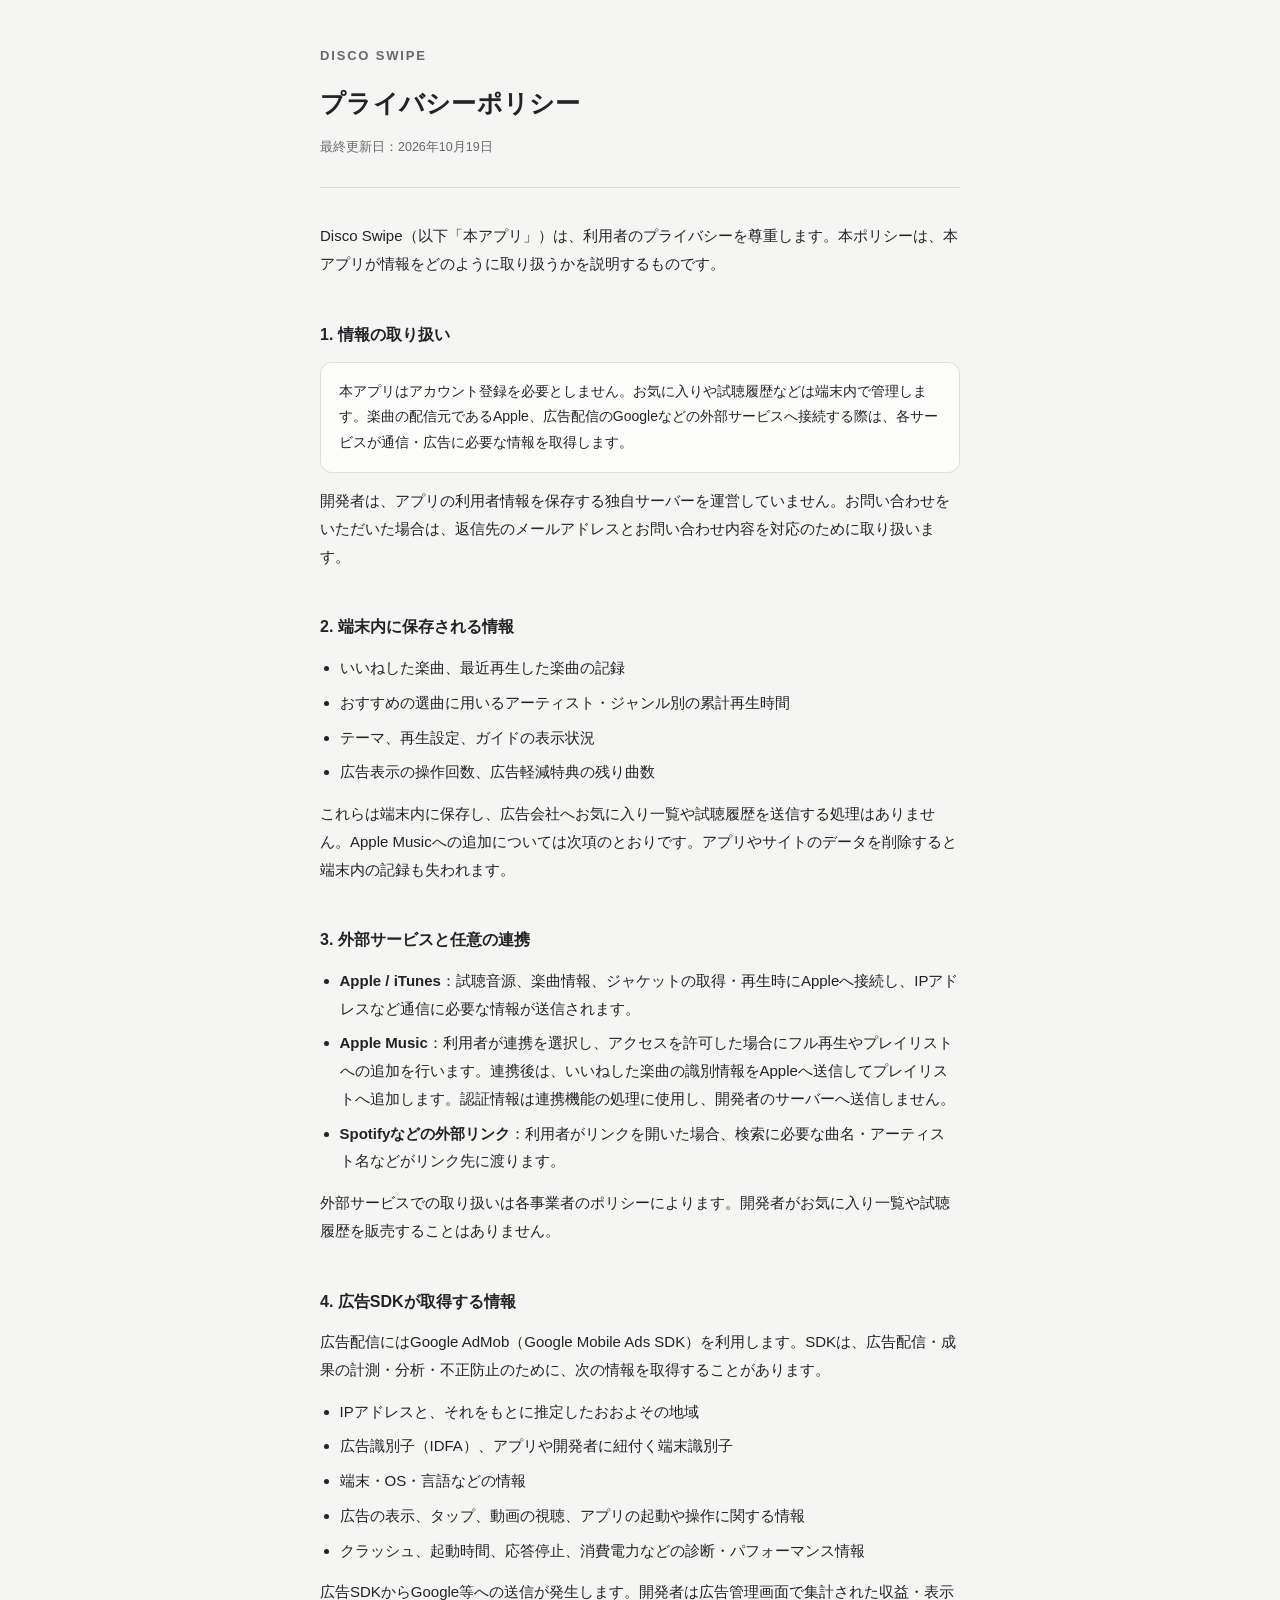
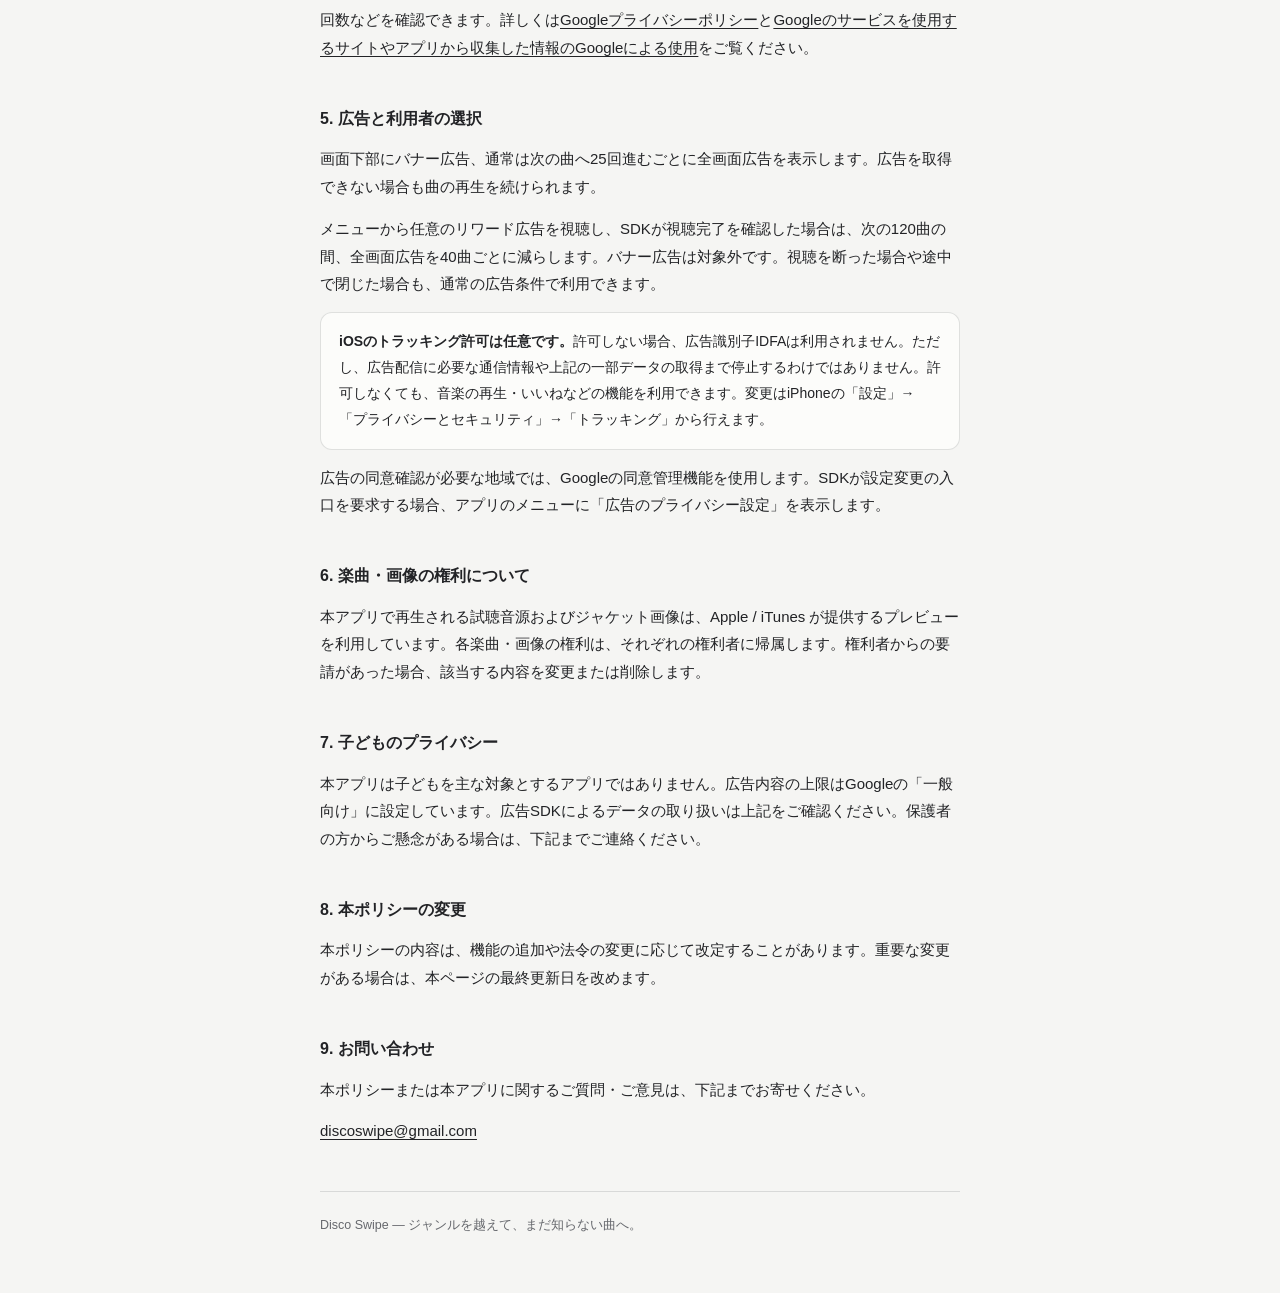
<file: privacy.html>
<!DOCTYPE html>
<html lang="ja">
<head>
<meta charset="utf-8">
<meta name="viewport" content="width=device-width, initial-scale=1, viewport-fit=cover">
<meta name="robots" content="index,follow">
<meta name="theme-color" content="#f5f5f3">
<title>プライバシーポリシー — Disco Swipe</title>
<style>
  :root{
    --bg:#f5f5f3; --fg:#222326; --muted:#66686d;
    --surface:#fcfcfa; --line:rgba(30,31,34,.13);
    --ui-font:-apple-system,BlinkMacSystemFont,"Helvetica Neue","Hiragino Sans","Noto Sans JP",sans-serif;
  }
  @media (prefers-color-scheme: dark){
    :root{
      --bg:#191a1c; --fg:#f3f3f1; --muted:#b0b1b6;
      --surface:#232427; --line:rgba(255,255,255,.13);
    }
  }
  *{ box-sizing:border-box; }
  body{
    margin:0; padding:0;
    background:var(--bg); color:var(--fg);
    font-family:var(--ui-font);
    font-size:15px; line-height:1.85;
    -webkit-font-smoothing:antialiased;
    padding-bottom:calc(env(safe-area-inset-bottom,0px) + 56px);
  }
  .wrap{ max-width:680px; margin:0 auto; padding:0 20px; }
  header{
    padding:calc(env(safe-area-inset-top,0px) + 44px) 0 28px;
    border-bottom:1px solid var(--line); margin-bottom:34px;
  }
  .brand{
    font-size:13px; font-weight:600; letter-spacing:.14em;
    text-transform:uppercase; color:var(--muted); margin:0 0 12px;
  }
  h1{ font-size:25px; font-weight:700; letter-spacing:.01em; margin:0 0 10px; }
  .updated{ font-size:12.5px; color:var(--muted); margin:0; }
  h2{
    font-size:16px; font-weight:700; margin:38px 0 12px;
    padding-top:4px;
  }
  p{ margin:0 0 14px; }
  ul{ margin:0 0 14px; padding-left:1.3em; }
  li{ margin-bottom:7px; }
  .note{
    background:var(--surface); border:1px solid var(--line);
    border-radius:12px; padding:16px 18px; margin:0 0 14px;
    font-size:14px;
  }
  a{ color:var(--fg); text-underline-offset:3px; }
  footer{
    margin-top:46px; padding:22px 0 0;
    border-top:1px solid var(--line);
    font-size:12.5px; color:var(--muted);
  }
  @media(max-width:420px){
    header{ padding-top:calc(env(safe-area-inset-top,0px) + 32px); }
    h1{ font-size:22px; }
  }
</style>
</head>
<body>
<div class="wrap">

  <header>
    <p class="brand">Disco Swipe</p>
    <h1>プライバシーポリシー</h1>
    <p class="updated">最終更新日：2026年10月19日</p>
  </header>

  <p>Disco Swipe（以下「本アプリ」）は、利用者のプライバシーを尊重します。本ポリシーは、本アプリが情報をどのように取り扱うかを説明するものです。</p>

  <h2>1. 情報の取り扱い</h2>
  <div class="note">本アプリはアカウント登録を必要としません。お気に入りや試聴履歴などは端末内で管理します。楽曲の配信元であるApple、広告配信のGoogleなどの外部サービスへ接続する際は、各サービスが通信・広告に必要な情報を取得します。</div>
  <p>開発者は、アプリの利用者情報を保存する独自サーバーを運営していません。お問い合わせをいただいた場合は、返信先のメールアドレスとお問い合わせ内容を対応のために取り扱います。</p>

  <h2>2. 端末内に保存される情報</h2>
  <ul>
    <li>いいねした楽曲、最近再生した楽曲の記録</li>
    <li>おすすめの選曲に用いるアーティスト・ジャンル別の累計再生時間</li>
    <li>テーマ、再生設定、ガイドの表示状況</li>
    <li>広告表示の操作回数、広告軽減特典の残り曲数</li>
  </ul>
  <p>これらは端末内に保存し、広告会社へお気に入り一覧や試聴履歴を送信する処理はありません。Apple Musicへの追加については次項のとおりです。アプリやサイトのデータを削除すると端末内の記録も失われます。</p>

  <h2>3. 外部サービスと任意の連携</h2>
  <ul>
    <li><strong>Apple / iTunes</strong>：試聴音源、楽曲情報、ジャケットの取得・再生時にAppleへ接続し、IPアドレスなど通信に必要な情報が送信されます。</li>
    <li><strong>Apple Music</strong>：利用者が連携を選択し、アクセスを許可した場合にフル再生やプレイリストへの追加を行います。連携後は、いいねした楽曲の識別情報をAppleへ送信してプレイリストへ追加します。認証情報は連携機能の処理に使用し、開発者のサーバーへ送信しません。</li>
    <li><strong>Spotifyなどの外部リンク</strong>：利用者がリンクを開いた場合、検索に必要な曲名・アーティスト名などがリンク先に渡ります。</li>
  </ul>
  <p>外部サービスでの取り扱いは各事業者のポリシーによります。開発者がお気に入り一覧や試聴履歴を販売することはありません。</p>

  <h2>4. 広告SDKが取得する情報</h2>
  <p>広告配信にはGoogle AdMob（Google Mobile Ads SDK）を利用します。SDKは、広告配信・成果の計測・分析・不正防止のために、次の情報を取得することがあります。</p>
  <ul>
    <li>IPアドレスと、それをもとに推定したおおよその地域</li>
    <li>広告識別子（IDFA）、アプリや開発者に紐付く端末識別子</li>
    <li>端末・OS・言語などの情報</li>
    <li>広告の表示、タップ、動画の視聴、アプリの起動や操作に関する情報</li>
    <li>クラッシュ、起動時間、応答停止、消費電力などの診断・パフォーマンス情報</li>
  </ul>
  <p>広告SDKからGoogle等への送信が発生します。開発者は広告管理画面で集計された収益・表示回数などを確認できます。詳しくは<a href="https://policies.google.com/privacy" target="_blank" rel="noopener">Googleプライバシーポリシー</a>と<a href="https://policies.google.com/technologies/partner-sites" target="_blank" rel="noopener">Googleのサービスを使用するサイトやアプリから収集した情報のGoogleによる使用</a>をご覧ください。</p>

  <h2>5. 広告と利用者の選択</h2>
  <p>画面下部にバナー広告、通常は次の曲へ25回進むごとに全画面広告を表示します。広告を取得できない場合も曲の再生を続けられます。</p>
  <p>メニューから任意のリワード広告を視聴し、SDKが視聴完了を確認した場合は、次の120曲の間、全画面広告を40曲ごとに減らします。バナー広告は対象外です。視聴を断った場合や途中で閉じた場合も、通常の広告条件で利用できます。</p>
  <div class="note">
    <strong>iOSのトラッキング許可は任意です。</strong>許可しない場合、広告識別子IDFAは利用されません。ただし、広告配信に必要な通信情報や上記の一部データの取得まで停止するわけではありません。許可しなくても、音楽の再生・いいねなどの機能を利用できます。変更はiPhoneの「設定」→「プライバシーとセキュリティ」→「トラッキング」から行えます。
  </div>
  <p>広告の同意確認が必要な地域では、Googleの同意管理機能を使用します。SDKが設定変更の入口を要求する場合、アプリのメニューに「広告のプライバシー設定」を表示します。</p>

  <h2>6. 楽曲・画像の権利について</h2>
  <p>本アプリで再生される試聴音源およびジャケット画像は、Apple / iTunes が提供するプレビューを利用しています。各楽曲・画像の権利は、それぞれの権利者に帰属します。権利者からの要請があった場合、該当する内容を変更または削除します。</p>

  <h2>7. 子どものプライバシー</h2>
  <p>本アプリは子どもを主な対象とするアプリではありません。広告内容の上限はGoogleの「一般向け」に設定しています。広告SDKによるデータの取り扱いは上記をご確認ください。保護者の方からご懸念がある場合は、下記までご連絡ください。</p>

  <h2>8. 本ポリシーの変更</h2>
  <p>本ポリシーの内容は、機能の追加や法令の変更に応じて改定することがあります。重要な変更がある場合は、本ページの最終更新日を改めます。</p>

  <h2>9. お問い合わせ</h2>
  <p>本ポリシーまたは本アプリに関するご質問・ご意見は、下記までお寄せください。</p>
  <p><a href="mailto:discoswipe@gmail.com">discoswipe@gmail.com</a></p>

  <footer>
    Disco Swipe — ジャンルを越えて、まだ知らない曲へ。
  </footer>

</div>
</body>
</html>
</file>
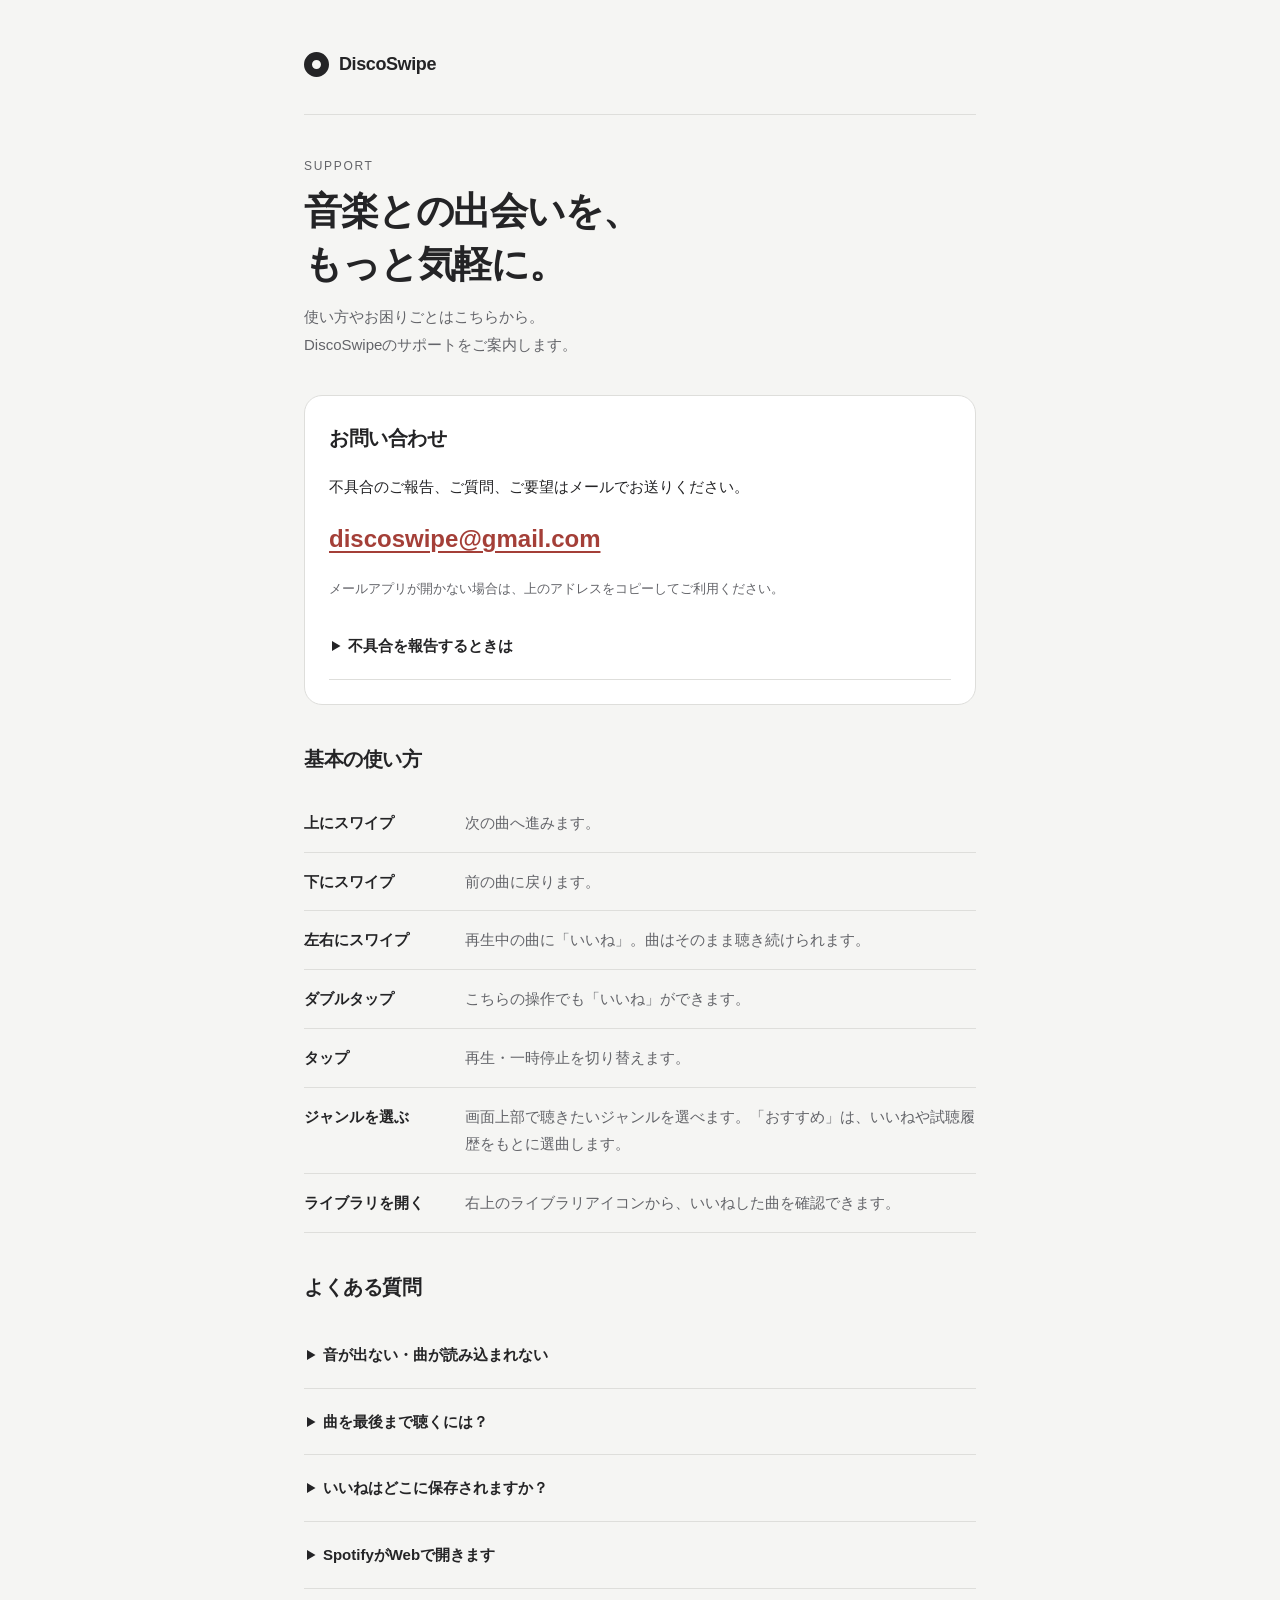
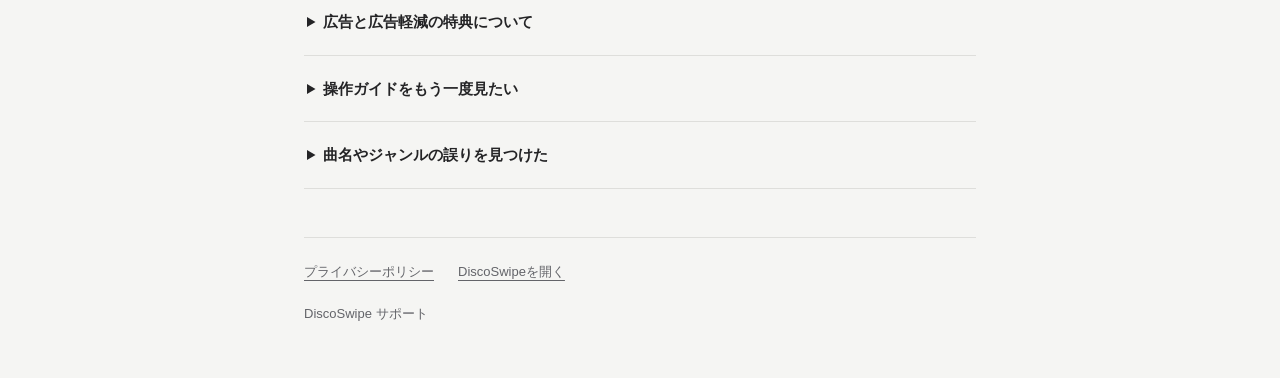
<file: support.html>
<!DOCTYPE html>
<html lang="ja">
<head>
<meta charset="utf-8">
<meta name="viewport" content="width=device-width, initial-scale=1, viewport-fit=cover">
<meta name="color-scheme" content="light dark">
<meta name="description" content="DiscoSwipeのサポートページ。操作方法、よくある質問、お問い合わせ先をご案内します。">
<title>サポート — DiscoSwipe</title>
<style>
:root{color-scheme:light dark;--bg:#f5f5f3;--surface:#fff;--ink:#242426;--muted:#636469;--line:#dededb;--accent:#a43f38}
@media(prefers-color-scheme:dark){:root{--bg:#191a1c;--surface:#232427;--ink:#f3f3f1;--muted:#b8b8bd;--line:#3e3f43;--accent:#ffafa3}}
*{box-sizing:border-box}body{margin:0;background:var(--bg);color:var(--ink);font-family:-apple-system,BlinkMacSystemFont,"Helvetica Neue","Hiragino Sans","Noto Sans JP",sans-serif;font-size:15px;line-height:1.85;-webkit-font-smoothing:antialiased}
.wrap{max-width:720px;margin:auto;padding:0 24px max(40px,env(safe-area-inset-bottom))}header{padding:48px 0 28px;border-bottom:1px solid var(--line)}.brand{display:inline-flex;align-items:center;gap:10px;font-weight:650;text-decoration:none;font-size:18px;letter-spacing:-.4px}.disc{width:25px;height:25px;border:8px solid currentColor;border-radius:50%;display:inline-block}.eyebrow{color:var(--muted);font-size:12px;letter-spacing:.14em;margin:40px 0 8px}h1{font-size:clamp(28px,6vw,38px);line-height:1.4;letter-spacing:-.03em;margin:0 0 12px}h2{font-size:20px;margin:0 0 16px;letter-spacing:-.02em}p{margin:0 0 12px}.lead{color:var(--muted)}section{margin-top:36px}a{color:inherit;text-underline-offset:4px}a:hover{color:var(--accent)}a:focus-visible,summary:focus-visible{outline:3px solid var(--accent);outline-offset:5px;border-radius:4px}.contact{background:var(--surface);border:1px solid var(--line);border-radius:18px;padding:24px}.mail{display:inline-block;font-size:clamp(18px,5vw,24px);font-weight:600;overflow-wrap:anywhere;margin:4px 0 16px;color:var(--accent)}.note{font-size:13px;color:var(--muted)}ul{padding-left:1.3em;margin:10px 0}li{margin:5px 0}details{border-bottom:1px solid var(--line);padding:0}summary{padding:19px 3px;cursor:pointer;font-weight:600}details p,details ul{margin:0 0 18px;color:var(--muted)}.steps{margin:0}.steps div{display:grid;grid-template-columns:145px 1fr;gap:16px;padding:15px 0;border-bottom:1px solid var(--line)}dt{font-weight:600}dd{margin:0;color:var(--muted)}footer{margin-top:48px;padding-top:22px;border-top:1px solid var(--line);color:var(--muted);font-size:13px}nav{display:flex;flex-wrap:wrap;gap:12px 24px}footer p{margin-top:18px}@media(max-width:420px){.wrap{padding-left:20px;padding-right:20px}.contact{padding:20px}.steps div{grid-template-columns:1fr;gap:2px}header{padding-top:32px}}
</style>
</head>
<body>
<div class="wrap">
<header><a class="brand" href="./"><span class="disc" aria-hidden="true"></span>DiscoSwipe</a></header>
<main>
<p class="eyebrow">SUPPORT</p>
<h1>音楽との出会いを、<br>もっと気軽に。</h1>
<p class="lead">使い方やお困りごとはこちらから。<br>DiscoSwipeのサポートをご案内します。</p>
<section class="contact" aria-labelledby="contact-title">
<h2 id="contact-title">お問い合わせ</h2>
<p>不具合のご報告、ご質問、ご要望はメールでお送りください。</p>
<a class="mail" href="mailto:discoswipe@gmail.com?subject=DiscoSwipeのお問い合わせ">discoswipe@gmail.com</a>
<p class="note">メールアプリが開かない場合は、上のアドレスをコピーしてご利用ください。</p>
<details><summary>不具合を報告するときは</summary><p>次の情報を添えていただくと、状況を確認しやすくなります。</p><ul><li>端末名とOSのバージョン</li><li>アプリのバージョン（Web版はブラウザ名）</li><li>問題が起きる操作と、表示されたメッセージ</li><li>特定の曲で起きる場合は、曲名とアーティスト名</li></ul><p>スクリーンショットを添付する場合は、個人情報が写っていないかご確認ください。パスワードやお支払い情報は送らないでください。</p></details>
</section>
<section aria-labelledby="howto"><h2 id="howto">基本の使い方</h2>
<dl class="steps"><div><dt>上にスワイプ</dt><dd>次の曲へ進みます。</dd></div><div><dt>下にスワイプ</dt><dd>前の曲に戻ります。</dd></div><div><dt>左右にスワイプ</dt><dd>再生中の曲に「いいね」。曲はそのまま聴き続けられます。</dd></div><div><dt>ダブルタップ</dt><dd>こちらの操作でも「いいね」ができます。</dd></div><div><dt>タップ</dt><dd>再生・一時停止を切り替えます。</dd></div><div><dt>ジャンルを選ぶ</dt><dd>画面上部で聴きたいジャンルを選べます。「おすすめ」は、いいねや試聴履歴をもとに選曲します。</dd></div><div><dt>ライブラリを開く</dt><dd>右上のライブラリアイコンから、いいねした曲を確認できます。</dd></div></dl>
</section>
<section aria-labelledby="faq"><h2 id="faq">よくある質問</h2>
<details><summary>音が出ない・曲が読み込まれない</summary><p>インターネット接続、端末の音量、イヤホンやBluetoothの接続先をご確認ください。再生ボタンを押しても始まらない場合は、別の曲に進むか、アプリを開き直してください。解決しない場合は、状況をメールでお知らせください。</p></details>
<details><summary>曲を最後まで聴くには？</summary><p>通常の試聴では楽曲の一部を再生します。曲の下にあるApple MusicまたはSpotifyのリンクから、各サービスで曲を探せます。利用できる再生機能は、各サービスの契約や配信状況によって異なります。</p></details>
<details><summary>いいねはどこに保存されますか？</summary><p>いいねや試聴履歴は端末内に保存されます。別の端末へは自動で同期されません。アプリの削除やブラウザのサイトデータ削除によって失われる場合があります。</p></details>
<details><summary>SpotifyがWebで開きます</summary><p>Spotifyアプリのインストール状況や端末の設定によって、Webページが開くことがあります。アプリで聴きたい場合は、Spotifyアプリを開いて曲名とアーティスト名で検索してください。</p></details>
<details><summary>広告と広告軽減の特典について</summary><p>バナー広告に加え、通常は次の曲へ25回進むごとに全画面広告を表示します。メニューの「広告を少なくする」から任意の広告を視聴完了すると、次の120曲は全画面広告が40曲ごとになります。バナー広告は引き続き表示されます。特典の残り曲数は端末に保存されます。広告を見なくても通常どおり利用できます。</p></details>
<details><summary>操作ガイドをもう一度見たい</summary><p>画面上部のDiscoSwipeのメニューを開き、「使い方」から「操作ガイドをもう一度見る」を選んでください。</p></details>
<details><summary>曲名やジャンルの誤りを見つけた</summary><p>曲名、アーティスト名、表示されたジャンルと、気になった内容をメールでお知らせください。楽曲や画像に関する権利者の方からのご連絡も、同じ窓口で受け付けています。</p></details>
</section>
</main>
<footer><nav aria-label="関連ページ"><a href="privacy.html">プライバシーポリシー</a><a href="./">DiscoSwipeを開く</a></nav><p>DiscoSwipe サポート</p></footer>
</div>
</body>
</html>
</file>
